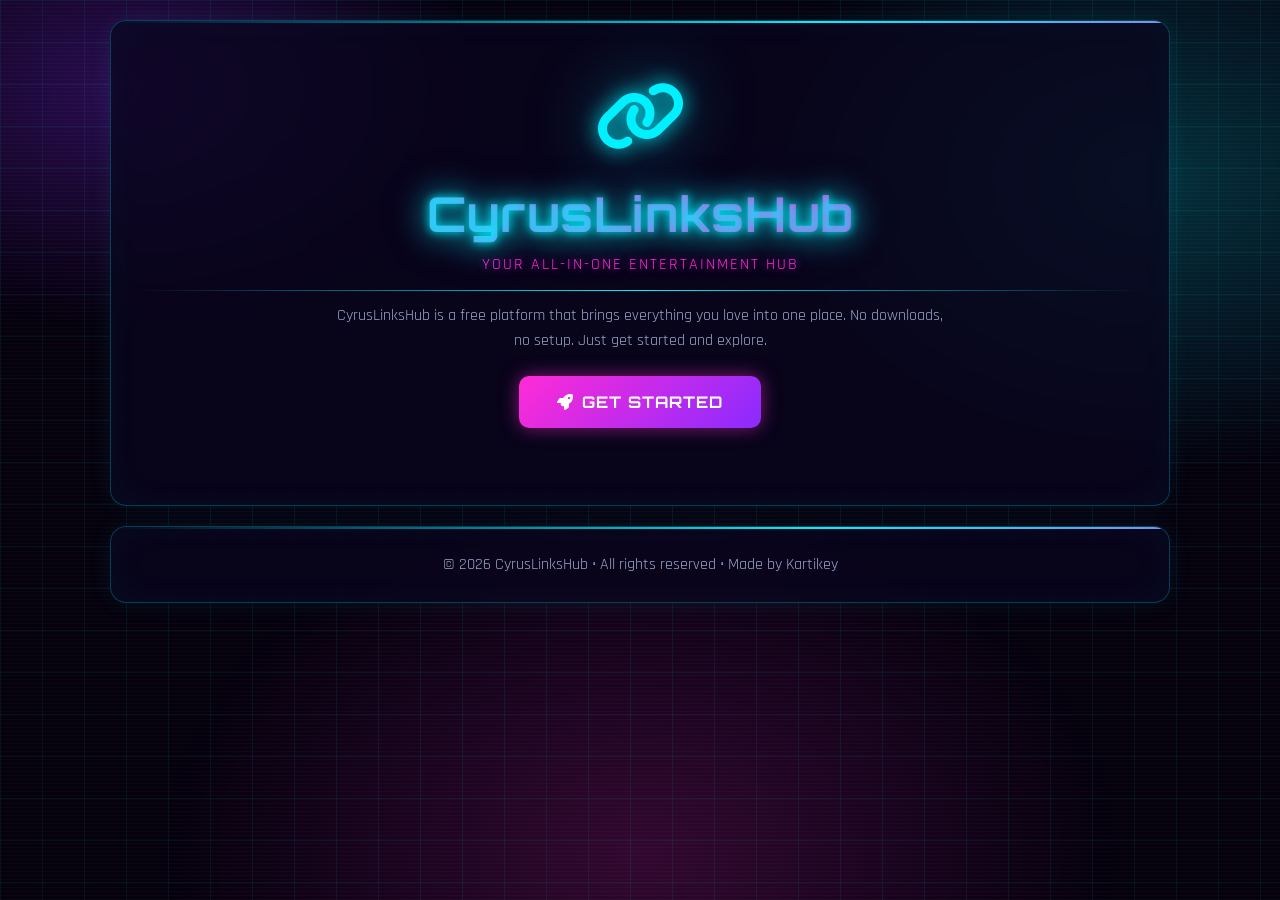
<file: index.html>
<!DOCTYPE html>
<html lang="en">
<head>
    <meta charset="UTF-8">
    <meta name="viewport" content="width=device-width, initial-scale=1.0">
    <title>CyrusLinksHub — Welcome</title>
    <link rel="stylesheet" href="style.css">
    <link rel="stylesheet" href="https://cdnjs.cloudflare.com/ajax/libs/font-awesome/6.7.2/css/all.min.css">
</head>
<body>

<div class="container">

    <!-- ============ LANDING CARD ============ -->
    <div class="glass landing-card">

        <div class="landing-logo">
            <i class="fa-solid fa-link"></i>
        </div>

        <h1 class="landing-title">CyrusLinksHub</h1>
        <p class="landing-tagline">Your all-in-one entertainment hub</p>

        <hr>

        <p class="landing-about">
            CyrusLinksHub is a free platform that brings everything you love
            into one place. No downloads, no setup.
            Just get started and explore.
        </p>

        <!-- Get Started only -->
        <div class="landing-actions">
            <a href="get-started.html">
                <button class="btn-start"><i class="fa-solid fa-rocket"></i> Get Started</button>
            </a>
        </div>

    </div>

    <!-- ============ FOOTER ============ -->
    <div class="glass footer-card">
        <p>© 2026 CyrusLinksHub • All rights reserved • Made by Kartikey</p>
    </div>

</div>

</body>
                                                                            </html>
</file>
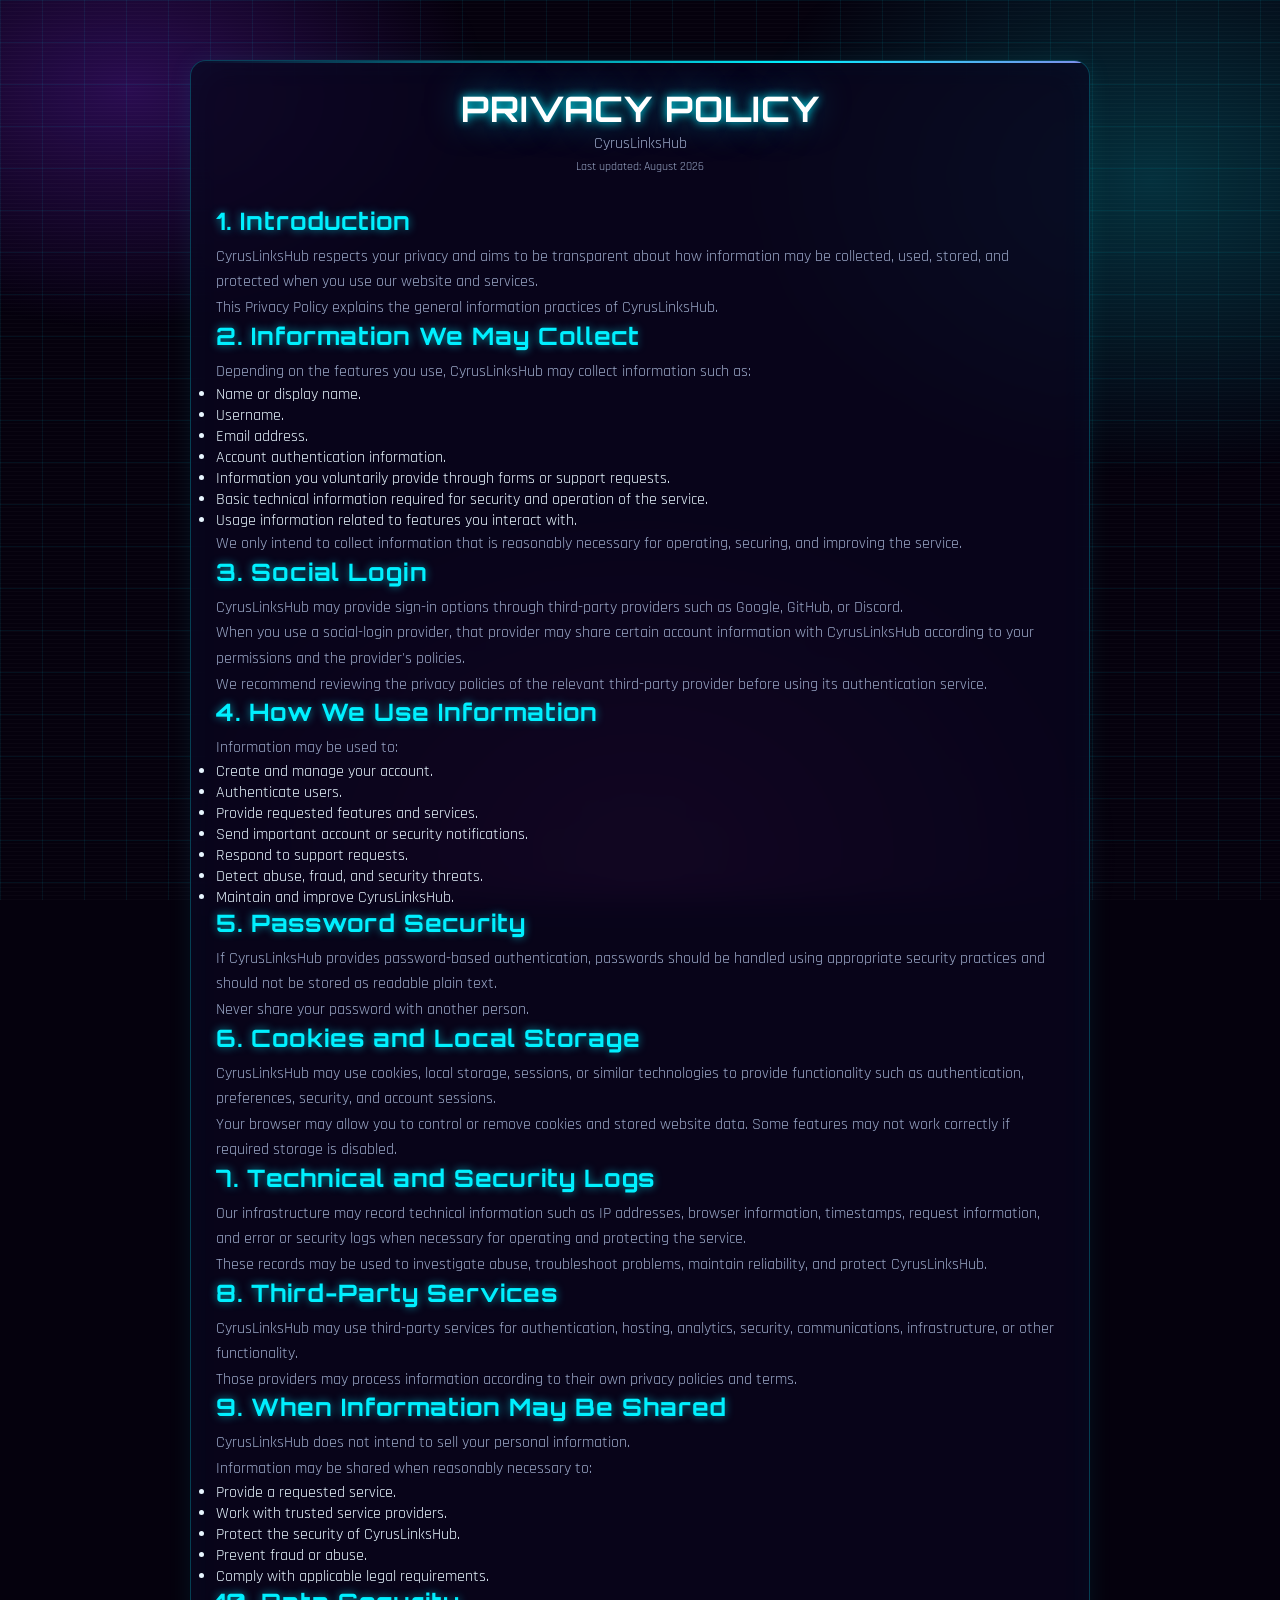
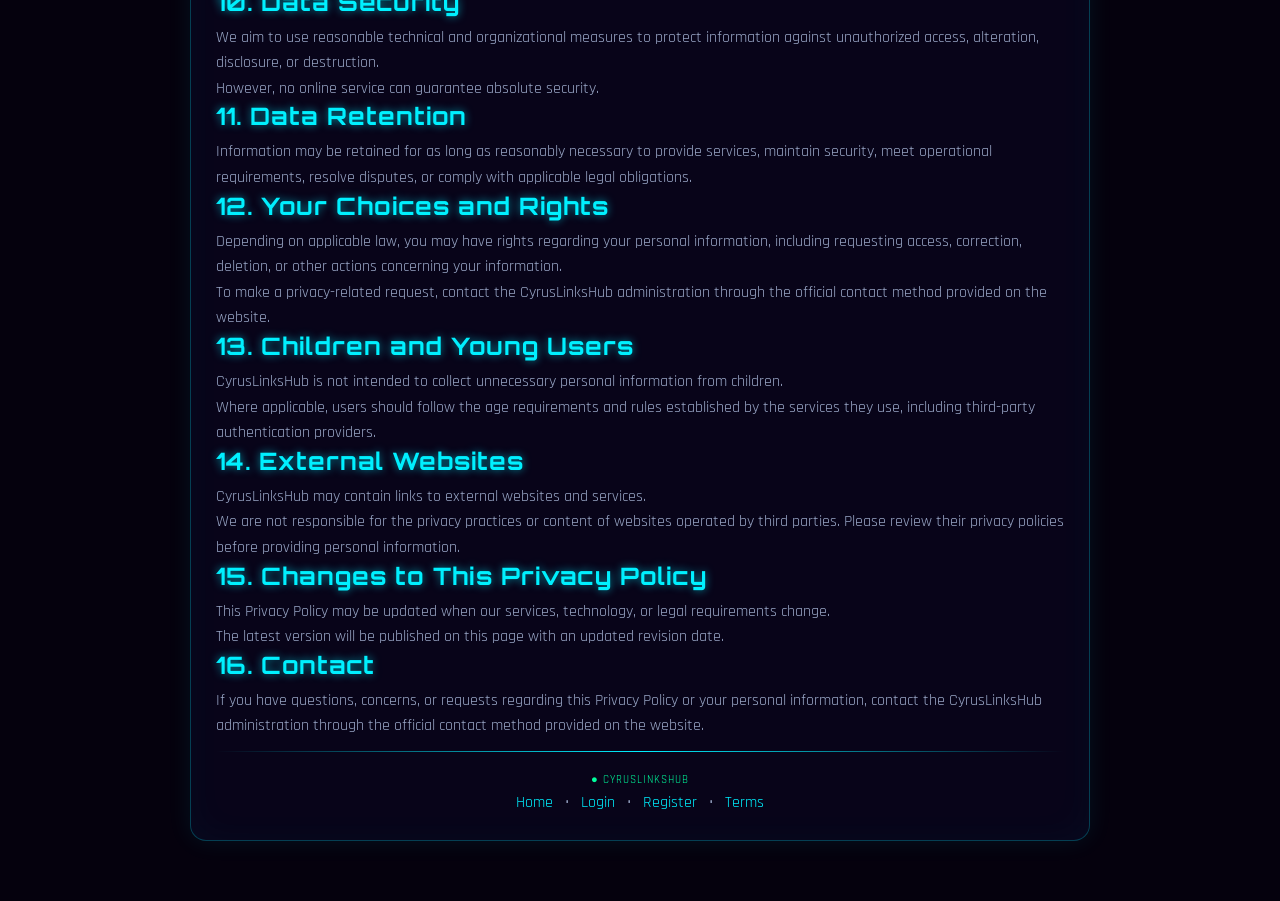
<file: privacy-policy.html>
<!DOCTYPE html>
<html lang="en">

<head>

    <meta charset="UTF-8">

    <meta
        name="viewport"
        content="width=device-width, initial-scale=1.0"
    >

    <meta
        name="theme-color"
        content="#05010d"
    >

    <meta
        name="description"
        content="CyrusLinksHub Privacy Policy"
    >

    <title>Privacy Policy | CyrusLinksHub</title>

    <!-- YOUR EXISTING STYLE.CSS -->
    <link rel="stylesheet" href="style.css">

</head>


<body>


    <main class="container">


        <section
            class="glass"
            style="
                width:100%;
                max-width:900px;
                margin:40px auto;
            "
        >


            <!-- HEADER -->

            <header
                style="
                    text-align:center;
                    margin-bottom:30px;
                "
            >

                <h1>
                    PRIVACY POLICY
                </h1>

                <p>
                    CyrusLinksHub
                </p>

                <p
                    style="
                        font-size:.75rem;
                        color:var(--muted);
                    "
                >
                    Last updated: August 2026
                </p>

            </header>


            <!-- INTRODUCTION -->

            <section>

                <h2>
                    1. Introduction
                </h2>

                <p>
                    CyrusLinksHub respects your privacy and aims
                    to be transparent about how information may be
                    collected, used, stored, and protected when you
                    use our website and services.
                </p>

                <p>
                    This Privacy Policy explains the general
                    information practices of CyrusLinksHub.
                </p>

            </section>


            <!-- INFORMATION WE COLLECT -->

            <section>

                <h2>
                    2. Information We May Collect
                </h2>

                <p>
                    Depending on the features you use, CyrusLinksHub
                    may collect information such as:
                </p>

                <ul>

                    <li>
                        Name or display name.
                    </li>

                    <li>
                        Username.
                    </li>

                    <li>
                        Email address.
                    </li>

                    <li>
                        Account authentication information.
                    </li>

                    <li>
                        Information you voluntarily provide through
                        forms or support requests.
                    </li>

                    <li>
                        Basic technical information required for
                        security and operation of the service.
                    </li>

                    <li>
                        Usage information related to features you
                        interact with.
                    </li>

                </ul>

                <p>
                    We only intend to collect information that is
                    reasonably necessary for operating, securing,
                    and improving the service.
                </p>

            </section>


            <!-- SOCIAL LOGIN -->

            <section>

                <h2>
                    3. Social Login
                </h2>

                <p>
                    CyrusLinksHub may provide sign-in options through
                    third-party providers such as Google, GitHub,
                    or Discord.
                </p>

                <p>
                    When you use a social-login provider, that
                    provider may share certain account information
                    with CyrusLinksHub according to your permissions
                    and the provider's policies.
                </p>

                <p>
                    We recommend reviewing the privacy policies of
                    the relevant third-party provider before using
                    its authentication service.
                </p>

            </section>


            <!-- HOW WE USE INFORMATION -->

            <section>

                <h2>
                    4. How We Use Information
                </h2>

                <p>
                    Information may be used to:
                </p>

                <ul>

                    <li>
                        Create and manage your account.
                    </li>

                    <li>
                        Authenticate users.
                    </li>

                    <li>
                        Provide requested features and services.
                    </li>

                    <li>
                        Send important account or security
                        notifications.
                    </li>

                    <li>
                        Respond to support requests.
                    </li>

                    <li>
                        Detect abuse, fraud, and security threats.
                    </li>

                    <li>
                        Maintain and improve CyrusLinksHub.
                    </li>

                </ul>

            </section>


            <!-- PASSWORDS -->

            <section>

                <h2>
                    5. Password Security
                </h2>

                <p>
                    If CyrusLinksHub provides password-based
                    authentication, passwords should be handled
                    using appropriate security practices and should
                    not be stored as readable plain text.
                </p>

                <p>
                    Never share your password with another person.
                </p>

            </section>


            <!-- COOKIES -->

            <section>

                <h2>
                    6. Cookies and Local Storage
                </h2>

                <p>
                    CyrusLinksHub may use cookies, local storage,
                    sessions, or similar technologies to provide
                    functionality such as authentication,
                    preferences, security, and account sessions.
                </p>

                <p>
                    Your browser may allow you to control or remove
                    cookies and stored website data. Some features
                    may not work correctly if required storage is
                    disabled.
                </p>

            </section>


            <!-- LOGS -->

            <section>

                <h2>
                    7. Technical and Security Logs
                </h2>

                <p>
                    Our infrastructure may record technical
                    information such as IP addresses, browser
                    information, timestamps, request information,
                    and error or security logs when necessary for
                    operating and protecting the service.
                </p>

                <p>
                    These records may be used to investigate abuse,
                    troubleshoot problems, maintain reliability, and
                    protect CyrusLinksHub.
                </p>

            </section>


            <!-- THIRD PARTY SERVICES -->

            <section>

                <h2>
                    8. Third-Party Services
                </h2>

                <p>
                    CyrusLinksHub may use third-party services for
                    authentication, hosting, analytics, security,
                    communications, infrastructure, or other
                    functionality.
                </p>

                <p>
                    Those providers may process information according
                    to their own privacy policies and terms.
                </p>

            </section>


            <!-- DATA SHARING -->

            <section>

                <h2>
                    9. When Information May Be Shared
                </h2>

                <p>
                    CyrusLinksHub does not intend to sell your
                    personal information.
                </p>

                <p>
                    Information may be shared when reasonably
                    necessary to:
                </p>

                <ul>

                    <li>
                        Provide a requested service.
                    </li>

                    <li>
                        Work with trusted service providers.
                    </li>

                    <li>
                        Protect the security of CyrusLinksHub.
                    </li>

                    <li>
                        Prevent fraud or abuse.
                    </li>

                    <li>
                        Comply with applicable legal requirements.
                    </li>

                </ul>

            </section>


            <!-- DATA SECURITY -->

            <section>

                <h2>
                    10. Data Security
                </h2>

                <p>
                    We aim to use reasonable technical and
                    organizational measures to protect information
                    against unauthorized access, alteration,
                    disclosure, or destruction.
                </p>

                <p>
                    However, no online service can guarantee absolute
                    security.
                </p>

            </section>


            <!-- DATA RETENTION -->

            <section>

                <h2>
                    11. Data Retention
                </h2>

                <p>
                    Information may be retained for as long as
                    reasonably necessary to provide services,
                    maintain security, meet operational requirements,
                    resolve disputes, or comply with applicable
                    legal obligations.
                </p>

            </section>


            <!-- YOUR RIGHTS -->

            <section>

                <h2>
                    12. Your Choices and Rights
                </h2>

                <p>
                    Depending on applicable law, you may have rights
                    regarding your personal information, including
                    requesting access, correction, deletion, or other
                    actions concerning your information.
                </p>

                <p>
                    To make a privacy-related request, contact the
                    CyrusLinksHub administration through the official
                    contact method provided on the website.
                </p>

            </section>


            <!-- CHILDREN -->

            <section>

                <h2>
                    13. Children and Young Users
                </h2>

                <p>
                    CyrusLinksHub is not intended to collect
                    unnecessary personal information from children.
                </p>

                <p>
                    Where applicable, users should follow the age
                    requirements and rules established by the
                    services they use, including third-party
                    authentication providers.
                </p>

            </section>


            <!-- EXTERNAL LINKS -->

            <section>

                <h2>
                    14. External Websites
                </h2>

                <p>
                    CyrusLinksHub may contain links to external
                    websites and services.
                </p>

                <p>
                    We are not responsible for the privacy practices
                    or content of websites operated by third parties.
                    Please review their privacy policies before
                    providing personal information.
                </p>

            </section>


            <!-- POLICY CHANGES -->

            <section>

                <h2>
                    15. Changes to This Privacy Policy
                </h2>

                <p>
                    This Privacy Policy may be updated when our
                    services, technology, or legal requirements
                    change.
                </p>

                <p>
                    The latest version will be published on this
                    page with an updated revision date.
                </p>

            </section>


            <!-- CONTACT -->

            <section>

                <h2>
                    16. Contact
                </h2>

                <p>
                    If you have questions, concerns, or requests
                    regarding this Privacy Policy or your personal
                    information, contact the CyrusLinksHub
                    administration through the official contact
                    method provided on the website.
                </p>

            </section>


            <!-- FOOTER -->

            <hr>

            <div
                style="
                    text-align:center;
                    margin-top:20px;
                "
            >

                <p
                    style="
                        color:var(--green);
                        font-size:.7rem;
                        letter-spacing:1px;
                        text-transform:uppercase;
                    "
                >
                    ● CyrusLinksHub
                </p>


                <p>

                    <a href="index.html">
                        Home
                    </a>

                    &nbsp; • &nbsp;

                    <a href="login.html">
                        Login
                    </a>

                    &nbsp; • &nbsp;

                    <a href="register.html">
                        Register
                    </a>

                    &nbsp; • &nbsp;

                    <a href="terms.html">
                        Terms
                    </a>

                </p>

            </div>


        </section>


    </main>


</body>

</html>
</file>
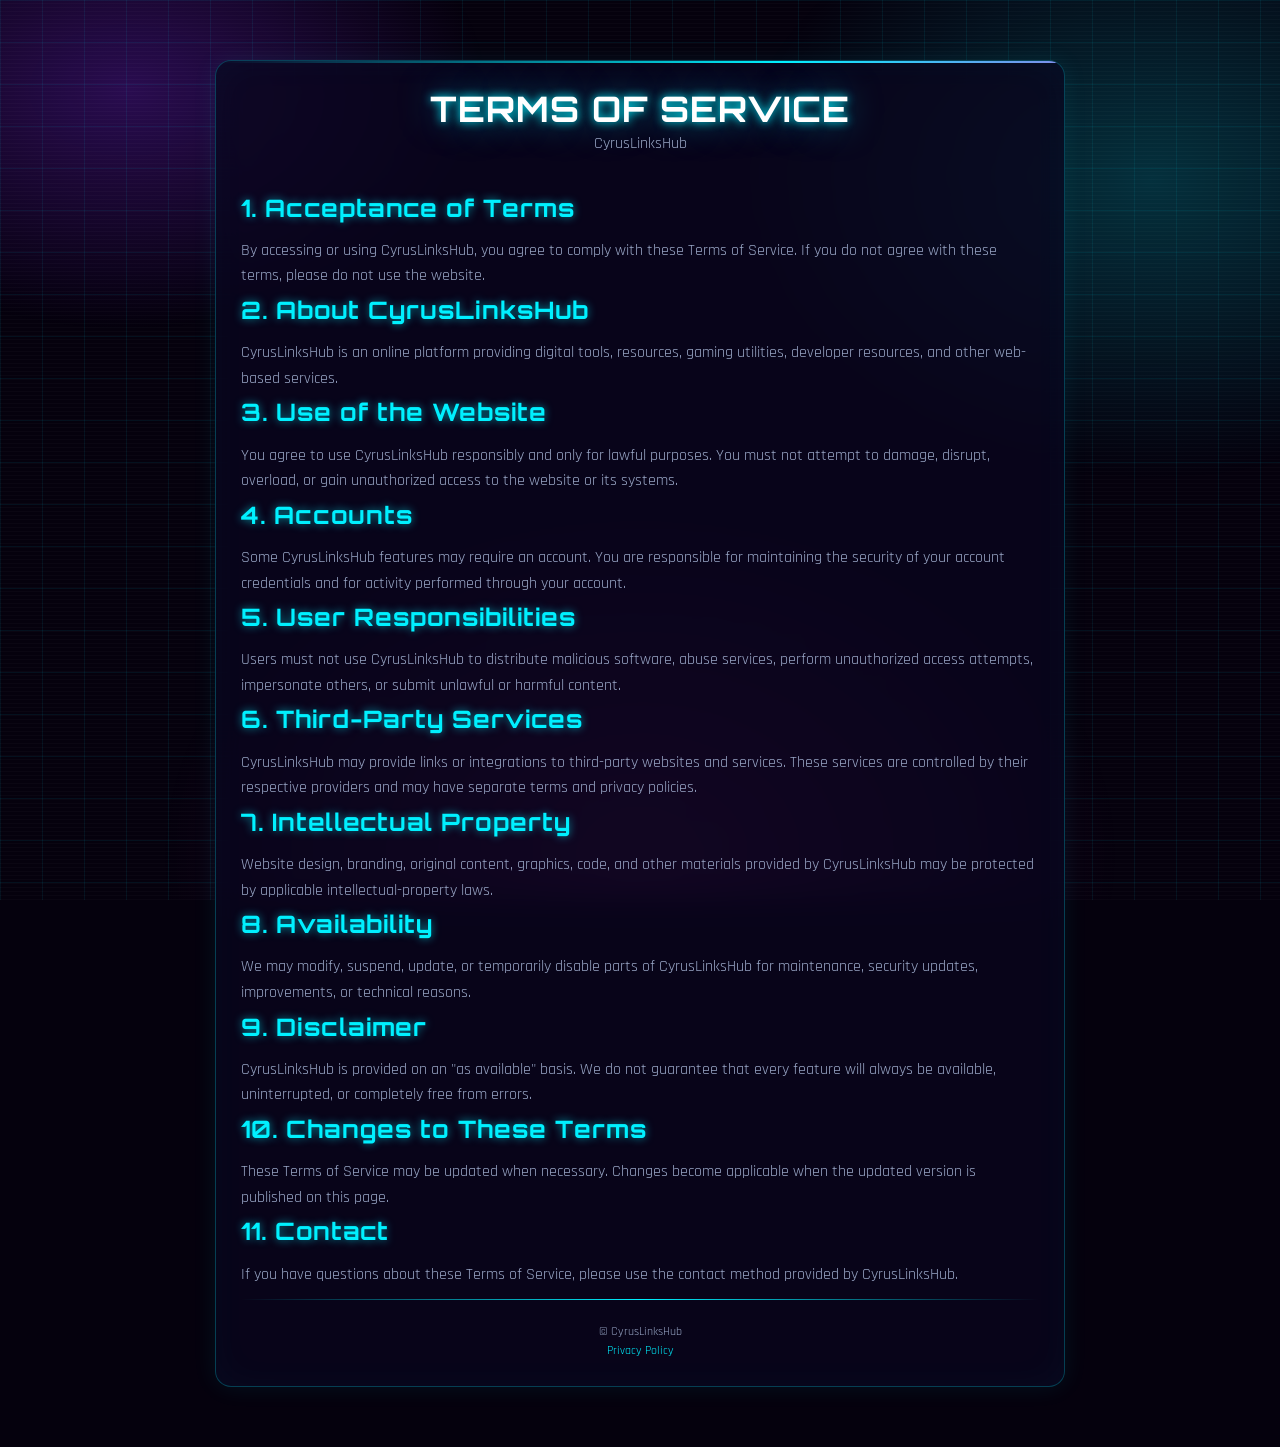
<file: terms.html>
<!DOCTYPE html>
<html lang="en">

<head>

    <meta charset="UTF-8">

    <meta
        name="viewport"
        content="width=device-width, initial-scale=1.0"
    >

    <meta
        name="theme-color"
        content="#05010d"
    >

    <meta
        name="description"
        content="CyrusLinksHub Terms of Service"
    >

    <title>Terms of Service | CyrusLinksHub</title>

    <!-- Your existing stylesheet -->
    <link rel="stylesheet" href="style.css">

</head>


<body>


<main class="container">


    <section
        class="glass"
        style="
            width:100%;
            max-width:850px;
            margin:40px auto;
            box-sizing:border-box;
        "
    >


        <!-- =========================================
             HEADER
        ========================================== -->

        <header
            style="
                text-align:center;
                margin-bottom:30px;
            "
        >

            <h1>
                TERMS OF SERVICE
            </h1>

            <p>
                CyrusLinksHub
            </p>

        </header>



        <!-- =========================================
             TERMS CONTENT
        ========================================== -->

        <div
            style="
                line-height:1.8;
            "
        >


            <h2>
                1. Acceptance of Terms
            </h2>

            <p>
                By accessing or using CyrusLinksHub, you agree
                to comply with these Terms of Service. If you
                do not agree with these terms, please do not
                use the website.
            </p>



            <h2>
                2. About CyrusLinksHub
            </h2>

            <p>
                CyrusLinksHub is an online platform providing
                digital tools, resources, gaming utilities,
                developer resources, and other web-based
                services.
            </p>



            <h2>
                3. Use of the Website
            </h2>

            <p>
                You agree to use CyrusLinksHub responsibly and
                only for lawful purposes. You must not attempt
                to damage, disrupt, overload, or gain
                unauthorized access to the website or its
                systems.
            </p>



            <h2>
                4. Accounts
            </h2>

            <p>
                Some CyrusLinksHub features may require an
                account. You are responsible for maintaining
                the security of your account credentials and
                for activity performed through your account.
            </p>



            <h2>
                5. User Responsibilities
            </h2>

            <p>
                Users must not use CyrusLinksHub to distribute
                malicious software, abuse services, perform
                unauthorized access attempts, impersonate
                others, or submit unlawful or harmful content.
            </p>



            <h2>
                6. Third-Party Services
            </h2>

            <p>
                CyrusLinksHub may provide links or integrations
                to third-party websites and services. These
                services are controlled by their respective
                providers and may have separate terms and
                privacy policies.
            </p>



            <h2>
                7. Intellectual Property
            </h2>

            <p>
                Website design, branding, original content,
                graphics, code, and other materials provided by
                CyrusLinksHub may be protected by applicable
                intellectual-property laws.
            </p>



            <h2>
                8. Availability
            </h2>

            <p>
                We may modify, suspend, update, or temporarily
                disable parts of CyrusLinksHub for maintenance,
                security updates, improvements, or technical
                reasons.
            </p>



            <h2>
                9. Disclaimer
            </h2>

            <p>
                CyrusLinksHub is provided on an
                "as available" basis. We do not guarantee that
                every feature will always be available,
                uninterrupted, or completely free from errors.
            </p>



            <h2>
                10. Changes to These Terms
            </h2>

            <p>
                These Terms of Service may be updated when
                necessary. Changes become applicable when the
                updated version is published on this page.
            </p>



            <h2>
                11. Contact
            </h2>

            <p>
                If you have questions about these Terms of
                Service, please use the contact method provided
                by CyrusLinksHub.
            </p>


        </div>



        <!-- =========================================
             SEPARATOR
        ========================================== -->

        <hr>



        <!-- =========================================
             FOOTER
        ========================================== -->

        <footer
            style="
                text-align:center;
                margin-top:22px;
            "
        >

            <p
                style="
                    color:var(--muted);
                    font-size:.75rem;
                "
            >
                © CyrusLinksHub
            </p>

            <p
                style="
                    font-size:.75rem;
                "
            >

                <a href="privacy.html">
                    Privacy Policy
                </a>

            </p>

        </footer>


    </section>


</main>


</body>

</html>
</file>
<file: style.css>
/* ===========================================================
   CYRUSLINKSHUB — NEON CYBERPUNK THEME
   Animated background • Neon glow • Futuristic UI
=========================================================== */

@import url('https://fonts.googleapis.com/css2?family=Orbitron:wght@400;600;700;900&family=Rajdhani:wght@400;500;600;700&display=swap');

/* ============ CORE VARIABLES ============ */
:root {
    --bg: #05010d;
    --bg2: #0b0620;
    --card: rgba(10, 6, 30, 0.78);
    --cyan: #00f0ff;
    --pink: #ff2bd6;
    --purple: #8a2bff;
    --green: #00ff9d;
    --yellow: #ffe600;
    --red: #ff0050;
    --text: #e8f6ff;
    --muted: #9aa7c7;
    --border: rgba(0, 240, 255, 0.25);
}

* { margin: 0; padding: 0; box-sizing: border-box; }
html { scroll-behavior: smooth; }

/* ============ ANIMATED CYBERPUNK BACKGROUND ============ */
body {
    font-family: 'Rajdhani', sans-serif;
    background: var(--bg);
    color: var(--text);
    min-height: 100vh;
    overflow-x: hidden;
    position: relative;
}

/* Layer 1: floating neon glow orbs (hue-shifts forever) */
body::before {
    content: '';
    position: fixed;
    inset: 0;
    background:
        radial-gradient(600px 400px at 10% 10%, rgba(138, 43, 255, 0.28), transparent 60%),
        radial-gradient(700px 500px at 90% 20%, rgba(0, 240, 255, 0.20), transparent 60%),
        radial-gradient(800px 600px at 50% 95%, rgba(255, 43, 214, 0.18), transparent 60%);
    animation: hueShift 14s linear infinite;
    z-index: -2;
    pointer-events: none;
}

/* Layer 2: moving cyber grid + scanlines */
body::after {
    content: '';
    position: fixed;
    inset: 0;
    background-image:
        repeating-linear-gradient(0deg, rgba(255,255,255,0.025) 0 1px, transparent 1px 4px),
        linear-gradient(rgba(0, 240, 255, 0.07) 1px, transparent 1px),
        linear-gradient(90deg, rgba(0, 240, 255, 0.07) 1px, transparent 1px);
    background-size: auto, 42px 42px, 42px 42px;
    animation: gridMove 2.5s linear infinite;
    z-index: -1;
    pointer-events: none;
}

@keyframes hueShift { from { filter: hue-rotate(0deg); } to { filter: hue-rotate(360deg); } }
@keyframes gridMove {
    from { background-position: 0 0, 0 0, 0 0; }
    to   { background-position: 0 0, 0 42px, 0 42px; }
}

/* ============ LAYOUT ============ */
.container {
    max-width: 1100px;
    margin: 0 auto;
    padding: 20px;
    display: grid;
    gap: 20px;
    position: relative;
    z-index: 1;
}

img { max-width: 100%; }
a { color: var(--cyan); text-decoration: none; }
a:hover { text-shadow: 0 0 10px var(--cyan); }

/* ============ GLASS NEON CARDS ============ */
.glass {
    background: var(--card);
    border: 1px solid var(--border);
    border-radius: 16px;
    padding: 25px;
    backdrop-filter: blur(14px);
    -webkit-backdrop-filter: blur(14px);
    box-shadow: 0 0 25px rgba(0, 240, 255, 0.08), inset 0 0 40px rgba(0, 240, 255, 0.03);
    position: relative;
    overflow: hidden;
    animation: cardIn 0.6s ease both;
    transition: transform 0.3s, box-shadow 0.3s, border-color 0.3s;
}

/* animated neon line across the top of every card */
.glass::before {
    content: '';
    position: absolute;
    top: 0; left: 0; right: 0;
    height: 2px;
    background: linear-gradient(90deg, transparent, var(--cyan), var(--pink), transparent);
    background-size: 200% 100%;
    animation: lineMove 4s linear infinite;
}

.glass:hover {
    transform: translateY(-3px);
    border-color: rgba(0, 240, 255, 0.5);
    box-shadow: 0 0 35px rgba(0, 240, 255, 0.18), inset 0 0 40px rgba(0, 240, 255, 0.05);
}

@keyframes cardIn { from { opacity: 0; transform: translateY(20px); } to { opacity: 1; transform: none; } }
@keyframes lineMove { from { background-position: 0 0; } to { background-position: 200% 0; } }

/* ============ TYPOGRAPHY ============ */
h1, h2, h3 { font-family: 'Orbitron', sans-serif; letter-spacing: 1px; }

h1 {
    font-size: 2.2rem;
    color: #fff;
    text-shadow: 0 0 10px var(--cyan), 0 0 35px rgba(0, 240, 255, 0.5);
}
h1 i { color: var(--cyan); }

h2 { color: var(--cyan); text-shadow: 0 0 8px rgba(0, 240, 255, 0.6); margin-bottom: 8px; }
h2 i { margin-right: 6px; }
h3 { color: var(--text); margin: 4px 0; }

p { color: var(--muted); line-height: 1.6; }
strong { color: var(--text); }

hr {
    border: none;
    height: 1px;
    margin: 12px 0;
    background: linear-gradient(90deg, transparent, var(--cyan), transparent);
}

label {
    font-family: 'Orbitron', sans-serif;
    font-size: 0.72rem;
    letter-spacing: 1.5px;
    text-transform: uppercase;
    color: var(--green);
    display: inline-block;
    margin-top: 6px;
}

/* ============ BUTTONS ============ */
button {
    font-family: 'Orbitron', sans-serif;
    background: linear-gradient(135deg, var(--cyan), var(--purple));
    color: #001018;
    border: none;
    border-radius: 10px;
    padding: 12px 20px;
    font-weight: 700;
    font-size: 0.85rem;
    letter-spacing: 1px;
    text-transform: uppercase;
    cursor: pointer;
    display: inline-flex;
    align-items: center;
    justify-content: center;
    gap: 8px;
    transition: 0.3s;
    box-shadow: 0 0 12px rgba(0, 240, 255, 0.4);
}
button:hover { transform: translateY(-2px); box-shadow: 0 0 28px rgba(0, 240, 255, 0.8); }
button:active { transform: translateY(0); }
button:disabled { opacity: 0.4; cursor: not-allowed; box-shadow: none; transform: none; }

button.secondary, .btn-start {
    background: linear-gradient(135deg, var(--pink), var(--purple));
    color: #fff;
    box-shadow: 0 0 18px rgba(255, 43, 214, 0.5);
}
button.secondary:hover, .btn-start:hover { box-shadow: 0 0 30px rgba(255, 43, 214, 0.9); }

.btn-login {
    background: transparent;
    color: var(--cyan);
    border: 2px solid var(--cyan);
    box-shadow: 0 0 12px rgba(0, 240, 255, 0.3), inset 0 0 12px rgba(0, 240, 255, 0.15);
}
.btn-login:hover { background: rgba(0, 240, 255, 0.12); box-shadow: 0 0 28px rgba(0, 240, 255, 0.7); }

/* ============ INPUTS ============ */
input[type="text"], input[type="number"], select, textarea {
    width: 100%;
    background: rgba(0, 240, 255, 0.06);
    border: 1px solid var(--border);
    border-radius: 10px;
    color: var(--text);
    padding: 12px 14px;
    font-family: 'Rajdhani', sans-serif;
    font-size: 1rem;
    outline: none;
    transition: 0.3s;
    margin: 6px 0 12px;
}
input:focus, select:focus, textarea:focus {
    border-color: var(--pink);
    box-shadow: 0 0 16px rgba(255, 43, 214, 0.35);
}
::placeholder { color: rgba(154, 167, 199, 0.6); }
select option { background: var(--bg2); color: var(--text); }

input[type="checkbox"], input[type="radio"] { accent-color: var(--cyan); width: auto; }
input[type="color"] {
    width: 52px; height: 42px;
    padding: 3px;
    background: transparent;
    border: 1px solid var(--border);
    border-radius: 8px;
    cursor: pointer;
}

/* ============ QUICK NAMES / CHIPS ============ */
.quick-names { display: flex; flex-wrap: wrap; gap: 8px; align-items: center; }
.quick-names span { color: var(--muted); font-size: 0.85rem; }
.quick-names button, .preset-btn {
    padding: 8px 14px;
    font-size: 0.72rem;
    background: rgba(0, 240, 255, 0.1);
    color: var(--cyan);
    border: 1px solid rgba(0, 240, 255, 0.3);
    box-shadow: none;
}
.quick-names button:hover, .preset-btn:hover {
    background: rgba(0, 240, 255, 0.25);
    box-shadow: 0 0 15px rgba(0, 240, 255, 0.4);
}

/* ============ MESSAGES ============ */
.error-msg {
    display: none;
    background: rgba(255, 0, 80, 0.12);
    border: 1px solid var(--red);
    color: #ff5588;
    padding: 12px 16px;
    border-radius: 10px;
    box-shadow: 0 0 18px rgba(255, 0, 80, 0.3);
}
.success-msg {
    display: none;
    background: rgba(0, 255, 157, 0.1);
    border: 1px solid var(--green);
    color: var(--green);
    padding: 12px 16px;
    border-radius: 10px;
    box-shadow: 0 0 18px rgba(0, 255, 157, 0.3);
}
.loading-msg {
    display: none;
    background: rgba(0, 240, 255, 0.08);
    border: 1px solid var(--cyan);
    color: var(--cyan);
    padding: 12px 16px;
    border-radius: 10px;
    text-align: center;
}

/* ============ INFO BOXES (code output) ============ */
.info-box {
    background: rgba(0, 0, 0, 0.5);
    border: 1px solid rgba(138, 43, 255, 0.35);
    border-left: 3px solid var(--purple);
    padding: 12px;
    border-radius: 8px;
    word-break: break-all;
    font-family: 'Consolas', monospace;
    font-size: 0.85rem;
    color: #cfefff;
    margin: 6px 0 10px;
}
.info-box strong { color: var(--yellow); }

/* ============ LANDING PAGE ============ */
.landing-card { text-align: center; padding: 55px 25px; }

.landing-logo {
    font-size: 4.5rem;
    color: var(--cyan);
    text-shadow: 0 0 20px var(--cyan), 0 0 70px rgba(0, 240, 255, 0.6);
    animation: pulse 2s ease-in-out infinite;
}
@keyframes pulse { 0%, 100% { transform: scale(1); } 50% { transform: scale(1.1); } }

.landing-title {
    font-size: 3rem;
    margin: 15px 0 8px;
    background: linear-gradient(90deg, var(--cyan), var(--pink), var(--purple), var(--cyan));
    background-size: 200% 100%;
    -webkit-background-clip: text;
    background-clip: text;
    color: transparent;
    animation: gradientMove 4s linear infinite, flicker 6s linear infinite;
    filter: drop-shadow(0 0 14px rgba(0, 240, 255, 0.5));
}
@keyframes gradientMove { from { background-position: 0%; } to { background-position: 200%; } }
@keyframes flicker {
    0%, 91%, 94%, 97%, 100% { opacity: 1; }
    92% { opacity: 0.5; }
    95% { opacity: 0.75; }
}

.landing-tagline {
    color: var(--pink);
    text-shadow: 0 0 10px rgba(255, 43, 214, 0.6);
    text-transform: uppercase;
    letter-spacing: 2px;
}
.landing-about { max-width: 620px; margin: 12px auto; }

.landing-info { display: flex; gap: 12px; justify-content: center; flex-wrap: wrap; margin: 20px 0; }
.info-chip {
    padding: 10px 20px;
    border: 1px solid var(--border);
    border-radius: 999px;
    background: rgba(0, 240, 255, 0.08);
    color: var(--text);
    box-shadow: inset 0 0 14px rgba(0, 240, 255, 0.1);
    transition: 0.3s;
}
.info-chip:hover { box-shadow: 0 0 18px rgba(0, 240, 255, 0.4); transform: translateY(-2px); }
.info-chip i { color: var(--pink); margin-right: 6px; }

.landing-actions { display: flex; gap: 15px; justify-content: center; flex-wrap: wrap; margin: 22px 0; }
.landing-actions button { padding: 16px 38px; font-size: 1rem; }
.landing-note { font-size: 0.75rem; letter-spacing: 2px; text-transform: uppercase; }

/* ============ NAV ============ */
.nav-card { display: flex; justify-content: space-between; align-items: center; flex-wrap: wrap; gap: 10px; padding: 15px 20px; }
.nav-brand { font-family: 'Orbitron', sans-serif; font-size: 1.2rem; color: var(--cyan); text-shadow: 0 0 12px var(--cyan); }
.nav-links { display: flex; gap: 8px; flex-wrap: wrap; }
.nav-links button {
    background: transparent; color: var(--text);
    border: 1px solid transparent; box-shadow: none;
    padding: 8px 14px;
}
.nav-links button:hover { color: var(--cyan); border-color: var(--cyan); box-shadow: 0 0 14px rgba(0, 240, 255, 0.35); }

/* ============ HERO ============ */
.hero-card { text-align: center; padding: 60px 25px; }
.hero-title { font-size: 3rem; }
.hero-tagline { min-height: 1.6em; color: var(--pink); text-shadow: 0 0 12px rgba(255, 43, 214, 0.6); font-size: 1.2rem; }
.hero-stats { display: grid; grid-template-columns: repeat(auto-fit, minmax(120px, 1fr)); gap: 15px; margin: 25px 0; }
.stat { background: rgba(0, 240, 255, 0.06); border: 1px solid var(--border); border-radius: 12px; padding: 16px; }
.stat h3 { font-size: 2rem; color: var(--green); text-shadow: 0 0 14px rgba(0, 255, 157, 0.6); }
.hero-buttons { display: flex; gap: 15px; justify-content: center; flex-wrap: wrap; }

/* ============ GRIDS (tools/games/movies) ============ */
.tools-grid, .games-grid, .movies-grid {
    display: grid;
    grid-template-columns: repeat(auto-fill, minmax(260px, 1fr));
    gap: 18px;
}
.tool-card, .game-card, .movie-card { text-align: center; }
.tool-icon, .game-icon, .movie-icon { font-size: 2.6rem; margin: 8px 0; }
.tool-icon { color: var(--cyan); text-shadow: 0 0 16px var(--cyan); }
.game-icon { color: var(--green); text-shadow: 0 0 16px var(--green); }
.movie-icon { color: var(--pink); text-shadow: 0 0 16px var(--pink); }

.tool-tags { display: flex; gap: 6px; justify-content: center; flex-wrap: wrap; margin: 10px 0; }
.tool-tags span {
    font-size: 0.68rem;
    padding: 4px 12px;
    border-radius: 999px;
    background: rgba(255, 43, 214, 0.12);
    border: 1px solid rgba(255, 43, 214, 0.4);
    color: var(--pink);
    letter-spacing: 1px;
    text-transform: uppercase;
}

/* ============ FEATURES ============ */
.features-grid { display: grid; grid-template-columns: repeat(auto-fit, minmax(160px, 1fr)); gap: 15px; }
.feature {
    text-align: center;
    padding: 20px 10px;
    background: rgba(0, 240, 255, 0.05);
    border: 1px solid var(--border);
    border-radius: 12px;
    transition: 0.3s;
}
.feature:hover { transform: translateY(-4px); box-shadow: 0 0 22px rgba(0, 240, 255, 0.25); }
.feature i { font-size: 2.1rem; color: var(--yellow); text-shadow: 0 0 14px rgba(255, 230, 0, 0.6); }
.feature h3 { font-size: 0.95rem; margin: 10px 0 6px; color: var(--cyan); }
.feature p { font-size: 0.85rem; }

/* ============ FAQ ============ */
.faq-item { margin-bottom: 10px; }
.faq-q {
    width: 100%;
    justify-content: space-between;
    background: rgba(0, 240, 255, 0.07);
    color: var(--text);
    border: 1px solid var(--border);
    box-shadow: none;
    text-transform: none;
    font-size: 0.9rem;
}
.faq-q:hover { background: rgba(0, 240, 255, 0.15); }
.faq-a {
    padding: 14px;
    margin: 8px 0;
    color: var(--muted);
    background: rgba(0, 0, 0, 0.35);
    border-left: 2px solid var(--cyan);
    border-radius: 0 8px 8px 0;
}

/* ============ DETAILS / SUMMARY (guides) ============ */
summary {
    cursor: pointer;
    padding: 12px 16px;
    background: rgba(0, 240, 255, 0.07);
    border: 1px solid var(--border);
    border-radius: 10px;
    margin-bottom: 10px;
    font-family: 'Orbitron', sans-serif;
    font-size: 0.85rem;
    color: var(--cyan);
    transition: 0.3s;
}
summary:hover { box-shadow: 0 0 15px rgba(0, 240, 255, 0.3); }

/* ============ VIEWER / EDITOR ============ */
#viewer3d, #viewerContainer {
    width: 100%;
    height: 500px;
    border-radius: 12px;
    overflow: hidden;
    border: 1px solid var(--border);
    box-shadow: 0 0 25px rgba(0, 240, 255, 0.15), inset 0 0 60px rgba(0, 0, 0, 0.6);
}
#viewer3d canvas, #viewerContainer canvas, #skinCanvas { display: block; width: 100%; }
#editorCanvas { border: 1px solid var(--border); border-radius: 8px; background: #000; }
.controls-hint { font-size: 0.8rem; color: var(--muted); margin-top: 8px; }

.viewer-tools, .anim-tools, .editor-tools { display: flex; gap: 10px; flex-wrap: wrap; align-items: center; margin: 10px 0; }
.format-check {
    display: flex; align-items: center; gap: 6px;
    padding: 10px 16px;
    background: rgba(0, 240, 255, 0.07);
    border: 1px solid var(--border);
    border-radius: 10px;
    cursor: pointer;
}

/* ============ MOBILE / RGB GENERATOR ============ */
.mobile-buttons { display: flex; flex-wrap: wrap; gap: 10px; }
.mobile-buttons button { flex: 1 1 auto; }
.mobile-color-stops { display: grid; gap: 10px; }
.mobile-color-stop {
    display: grid;
    grid-template-columns: auto 60px 1fr 44px;
    gap: 8px;
    align-items: center;
    background: rgba(0, 0, 0, 0.35);
    padding: 10px;
    border-radius: 10px;
    border: 1px solid var(--border);
}
.mobile-color-label { font-size: 0.75rem; color: var(--muted); }
.mobile-color-picker { width: 50px; height: 40px; border: none; }
.mobile-color-hex { margin: 0; }
.mobile-color-remove { background: rgba(255, 0, 80, 0.2); color: #ff5588; padding: 8px; box-shadow: none; }
.mobile-format-grid { display: flex; gap: 10px; flex-wrap: wrap; }
.mobile-select { width: 100%; }
.mobile-preview {
    background: rgba(0, 0, 0, 0.7);
    border: 1px solid var(--border);
    border-radius: 12px;
    padding: 18px;
    font-family: monospace;
    font-size: 1.1rem;
    word-break: break-all;
    box-shadow: inset 0 0 30px rgba(0, 240, 255, 0.05);
}
.output-section {
    margin-bottom: 18px;
    padding: 14px;
    background: rgba(0, 0, 0, 0.3);
    border: 1px solid var(--border);
    border-left: 3px solid var(--green);
    border-radius: 10px;
}
.output-label { color: var(--green); font-family: 'Orbitron', sans-serif; font-size: 0.9rem; }
.output-desc { font-size: 0.85rem; margin: 6px 0; }
.copy-btn { width: 100%; margin-top: 8px; }
.preset-categories { margin: 10px 0; }
.char-count { font-size: 0.8rem; color: var(--muted); }

/* ============ COLOR CODE GRID ============ */
.color-code-grid { display: grid; grid-template-columns: repeat(auto-fill, minmax(72px, 1fr)); gap: 8px; }
.color-code-box {
    padding: 10px 4px;
    text-align: center;
    border-radius: 8px;
    cursor: pointer;
    border: 1px solid rgba(255, 255, 255, 0.2);
    font-size: 0.72rem;
    transition: 0.2s;
}
.color-code-box:hover { transform: scale(1.08); box-shadow: 0 0 16px rgba(255, 255, 255, 0.4); }

/* ============ ACTIONS / TABS ============ */
.actions { display: grid; grid-template-columns: repeat(auto-fit, minmax(150px, 1fr)); gap: 10px; }
.tab-switch { display: flex; gap: 10px; flex-wrap: wrap; }

/* ============ FOOTER ============ */
.footer-card { text-align: center; }
.footer-links { display: flex; gap: 10px; justify-content: center; flex-wrap: wrap; margin: 12px 0; }
.footer-copy { font-size: 0.8rem; }

/* ============ SCROLLBAR + SELECTION ============ */
::-webkit-scrollbar { width: 10px; }
::-webkit-scrollbar-track { background: #070212; }
::-webkit-scrollbar-thumb { background: linear-gradient(var(--cyan), var(--pink)); border-radius: 10px; }
::-webkit-scrollbar-thumb:hover { background: linear-gradient(var(--pink), var(--purple)); }
::selection { background: var(--pink); color: #000; }

/* ============ RESPONSIVE ============ */
@media (max-width: 600px) {
    h1 { font-size: 1.6rem; }
    .landing-title, .hero-title { font-size: 2rem; }
    .landing-logo { font-size: 3.5rem; }
    .glass { padding: 18px; }
    .landing-actions button { width: 100%; }
    .mobile-color-stop { grid-template-columns: auto 50px 1fr 40px; }
}
/* =====================================================
   LOGIN / REGISTER INPUT FIX
   Makes Email + Password inputs match the neon theme
===================================================== */

input[type="email"],
input[type="password"] {
    width: 100%;
    background: rgba(0, 240, 255, 0.06);
    border: 1px solid var(--border);
    border-radius: 10px;
    color: var(--text);
    padding: 12px 14px;
    font-family: 'Rajdhani', sans-serif;
    font-size: 1rem;
    outline: none;
    transition: 0.3s;
    margin: 6px 0 12px;
}

input[type="email"]:focus,
input[type="password"]:focus {
    border-color: var(--pink);
    box-shadow: 0 0 16px rgba(255, 43, 214, 0.35);
}

input[type="email"]::placeholder,
input[type="password"]::placeholder {
    color: rgba(154, 167, 199, 0.6);
}

input[type="email"]:hover,
input[type="password"]:hover {
    border-color: rgba(0, 240, 255, 0.5);
   }
/* ===== GLASS AUTH BUTTONS ===== */

.glass-auth-btn {
    width: 100% !important;
    min-width: 100% !important;
    max-width: 100% !important;
    height: 56px;
    display: flex !important;
    align-items: center !important;
    justify-content: center !important;
    gap: 11px;

    border: 1px solid rgba(0, 229, 255, 0.35) !important;
    border-radius: 14px !important;

    /* Transparent glass */
    background: rgba(7, 18, 32, 0.28) !important;
    background-image: none !important;

    color: var(--text) !important;

    backdrop-filter: blur(18px) saturate(150%);
    -webkit-backdrop-filter: blur(18px) saturate(150%);

    box-shadow:
        inset 0 1px 0 rgba(255,255,255,.04),
        inset 0 0 20px rgba(0,229,255,.02);

    cursor: pointer;

    transition:
        background .2s ease,
        border-color .2s ease,
        box-shadow .2s ease,
        transform .12s ease;
}


/* Hover */

.glass-auth-btn:hover {
    background: rgba(8, 27, 44, 0.42) !important;
    background-image: none !important;

    border-color: rgba(0, 229, 255, 0.75) !important;

    box-shadow:
        0 0 10px rgba(0,229,255,.25),
        0 0 25px rgba(0,229,255,.12),
        0 0 40px rgba(139,92,246,.08),
        inset 0 0 18px rgba(0,229,255,.04);

    transform: translateY(-1px);
}


/* Touch / press */

.glass-auth-btn:active {
    background: rgba(7, 30, 48, 0.52) !important;
    background-image: none !important;

    border-color: rgba(0,229,255,1) !important;

    box-shadow:
        0 0 10px rgba(0,229,255,.7),
        0 0 25px rgba(0,229,255,.5),
        0 0 50px rgba(139,92,246,.32),
        inset 0 0 22px rgba(0,229,255,.08);

    transform: scale(.985);
}


/* Keyboard focus */

.glass-auth-btn:focus-visible {
    outline: none !important;

    border-color: rgba(0,229,255,.9) !important;

    box-shadow:
        0 0 0 2px rgba(0,229,255,.08),
        0 0 18px rgba(0,229,255,.4),
        0 0 35px rgba(139,92,246,.18);
}


/* Social buttons stay stacked */

#socialLogin {
    width: 100% !important;

    display: flex !important;
    flex-direction: column !important;

    align-items: stretch !important;

    gap: 12px !important;
}


#socialLogin .glass-auth-btn {
    width: 100% !important;
    flex: 0 0 auto !important;
}
/* Transparent continue buttons */
.social-col button{
    flex:1 1 110px;
    font-size:.72rem;
    background:transparent;
    border:1px solid var(--border);
    color:var(--text);
    box-shadow:none;
    backdrop-filter:blur(6px);
}
.social-col button:hover{transform:translateY(-2px);box-shadow:0 0 18px rgba(0,240,255,.3);border-color:var(--cyan)}
.pv.google{border-color:rgba(251,188,5,.5);color:#fbbc05}
.pv.google:hover{box-shadow:0 0 18px rgba(251,188,5,.4)}
.pv.github{border-color:rgba(255,255,255,.35);color:#fff}
.pv.github:hover{box-shadow:0 0 18px rgba(255,255,255,.3)}
.pv.discord{border-color:rgba(88,101,242,.5);color:#8a94f5}
.pv.discord:hover{box-shadow:0 0 18px rgba(88,101,242,.45)}
/* ===========================================================
   TRANSPARENT CONTINUE + SIGNUP BUTTONS (override fix)
=========================================================== */
.social-col button, .pv {
    background: transparent !important;
    border: 1px solid var(--border) !important;
    color: var(--text) !important;
    box-shadow: none !important;
    backdrop-filter: blur(6px);
}
.pv.google  { border-color: rgba(251,188,5,.55) !important;  color: #fbbc05 !important; }
.pv.github  { border-color: rgba(255,255,255,.4) !important; color: #fff !important; }
.pv.discord { border-color: rgba(88,101,242,.55) !important; color: #8a94f5 !important; }

.social-col button:hover, .pv:hover {
    background: rgba(0,240,255,.08) !important;
    border-color: var(--cyan) !important;
    box-shadow: 0 0 18px rgba(0,240,255,.3) !important;
    transform: translateY(-2px);
}

/* Transparent CREATE ACCOUNT (sign up) button */
button[onclick*="doRegister"], .btn-signup {
    background: transparent !important;
    border: 2px solid var(--cyan) !important;
    color: var(--cyan) !important;
    box-shadow: 0 0 12px rgba(0,240,255,.25), inset 0 0 12px rgba(0,240,255,.1) !important;
}
button[onclick*="doRegister"]:hover, .btn-signup:hover {
    background: rgba(0,240,255,.1) !important;
    box-shadow: 0 0 25px rgba(0,240,255,.5) !important;
   }
</file>
